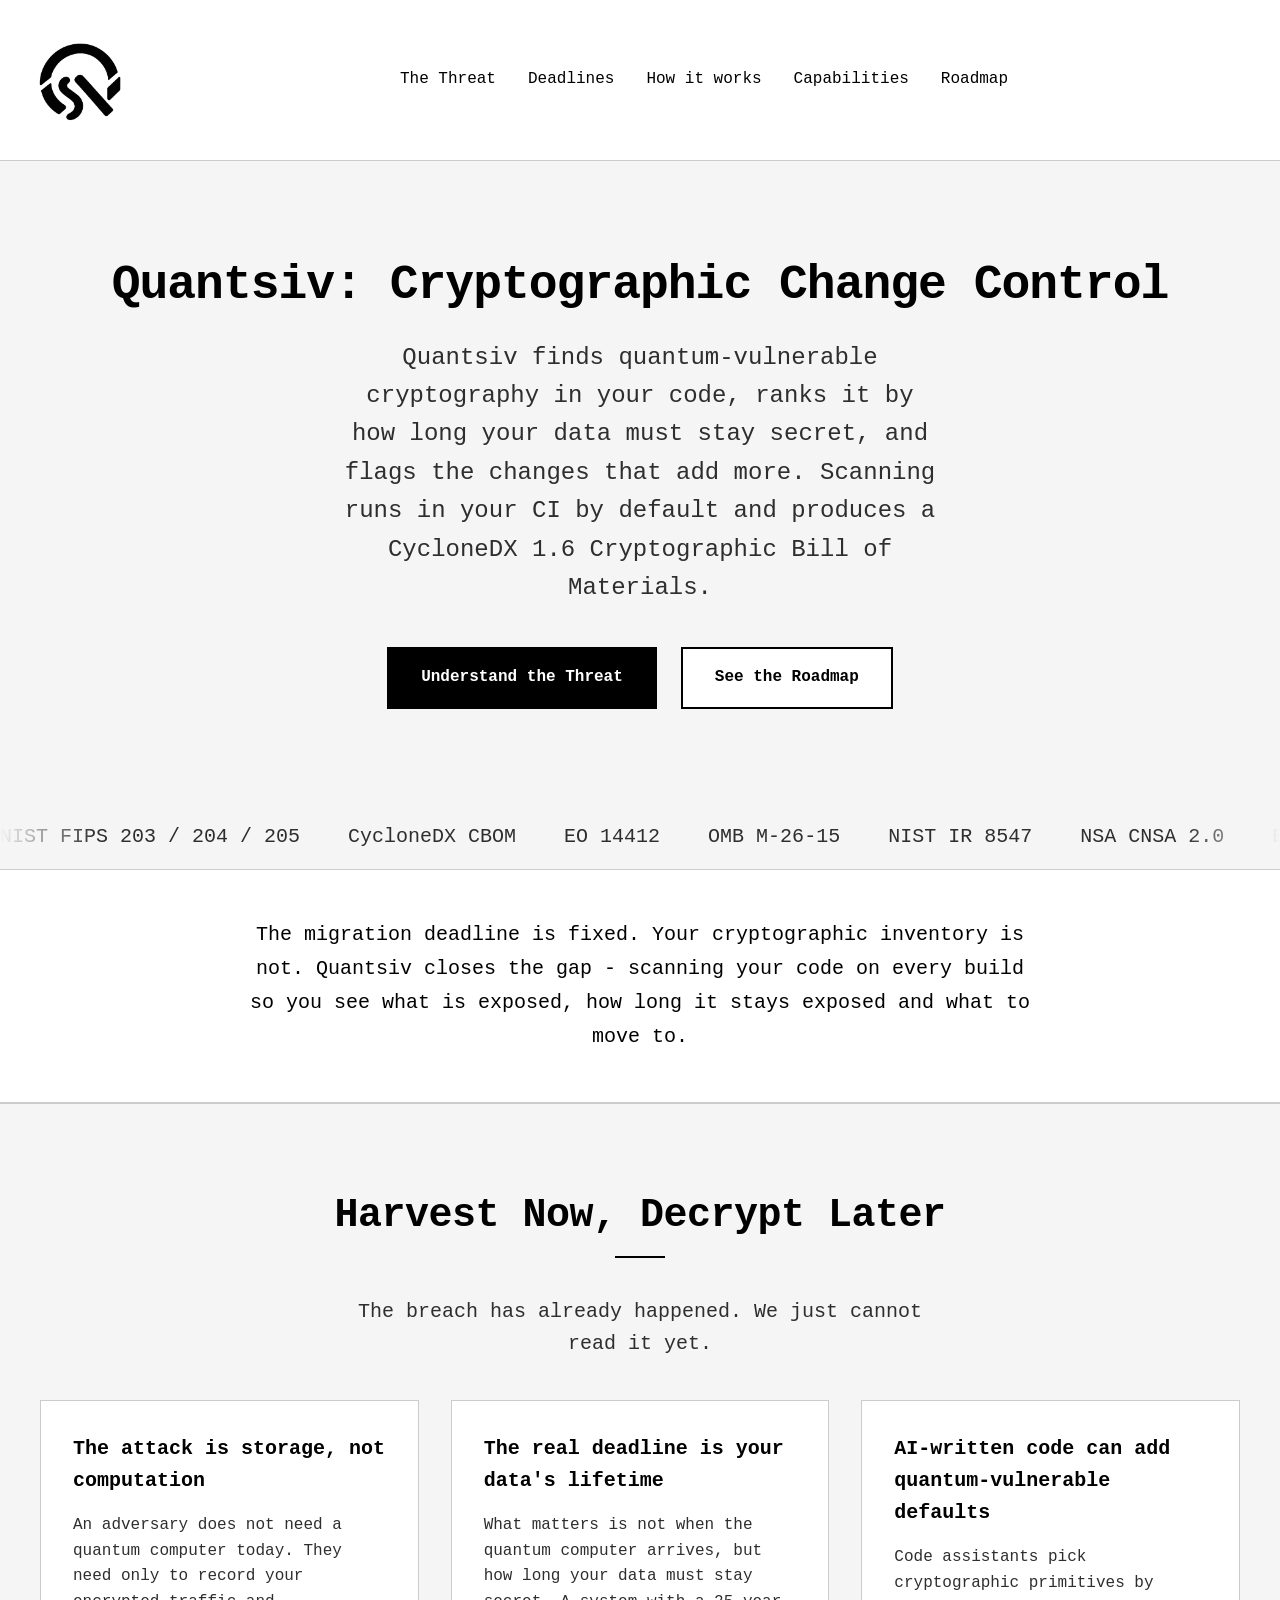
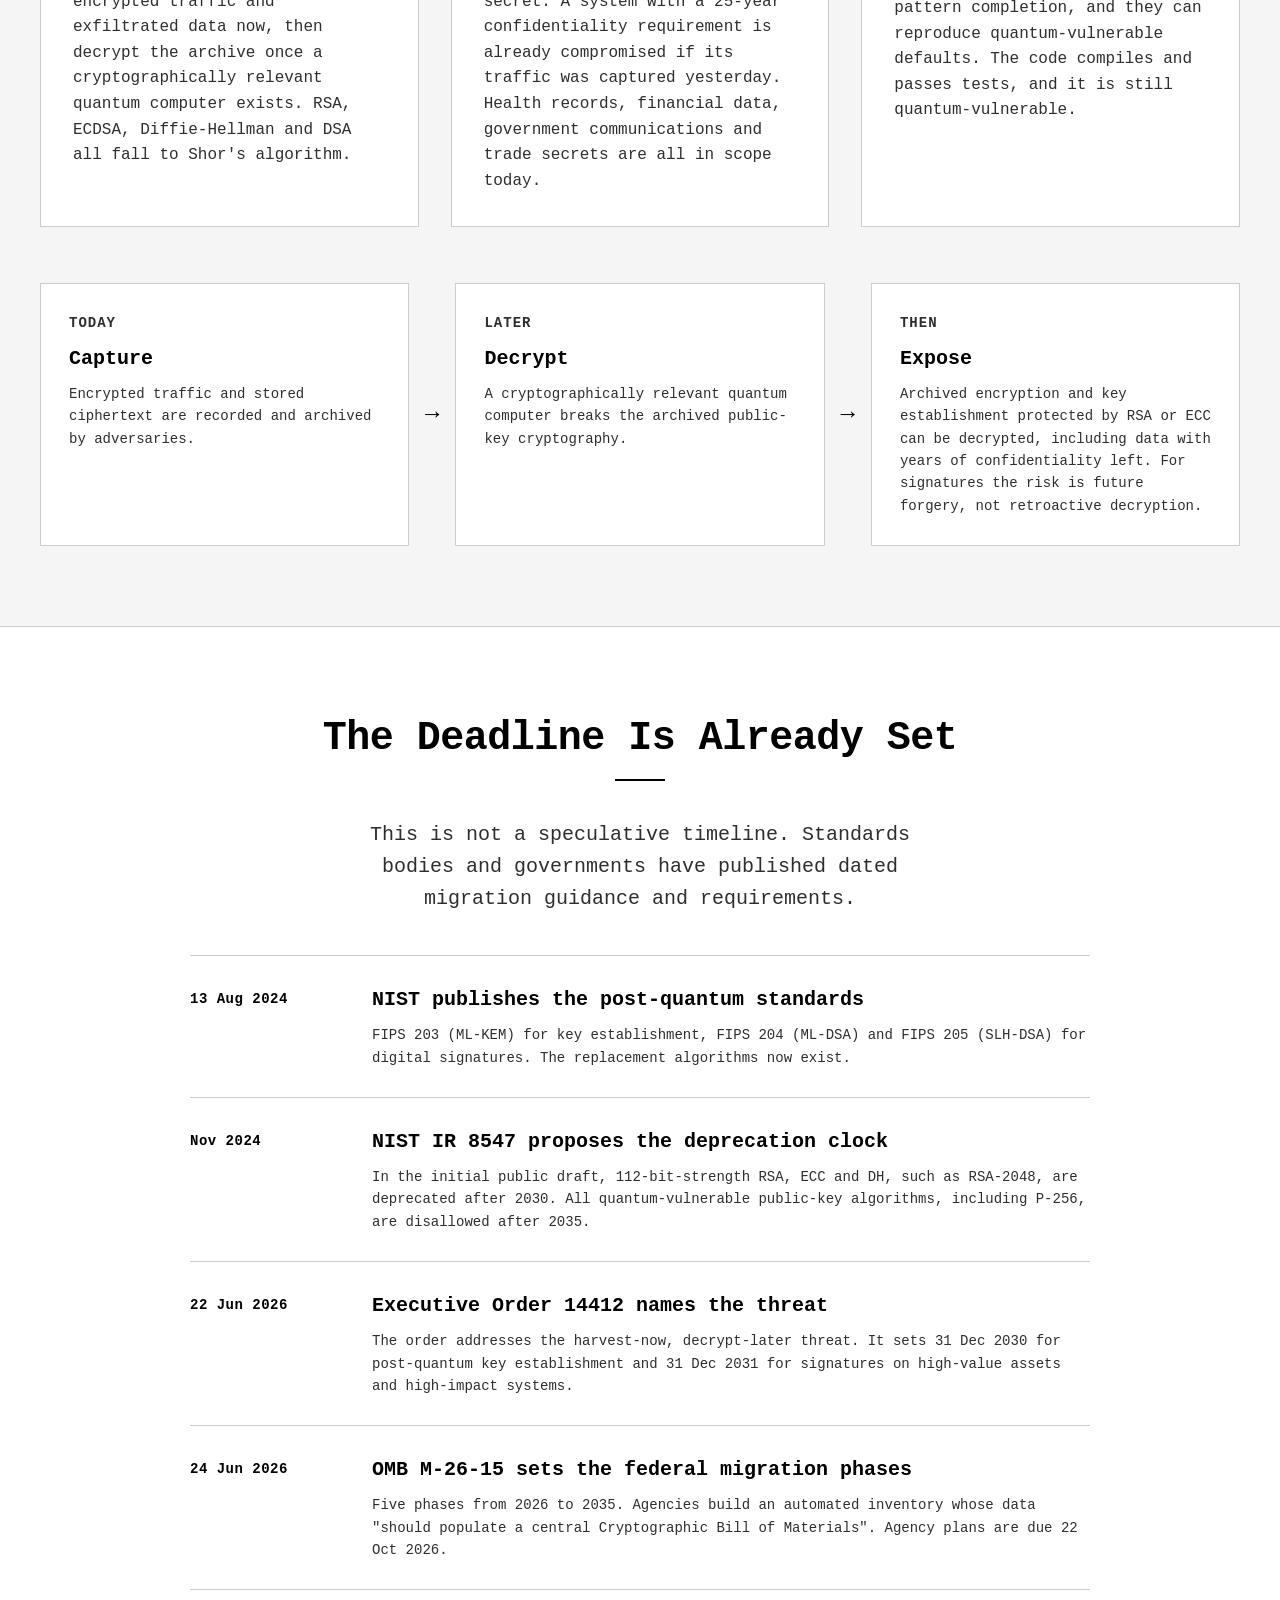
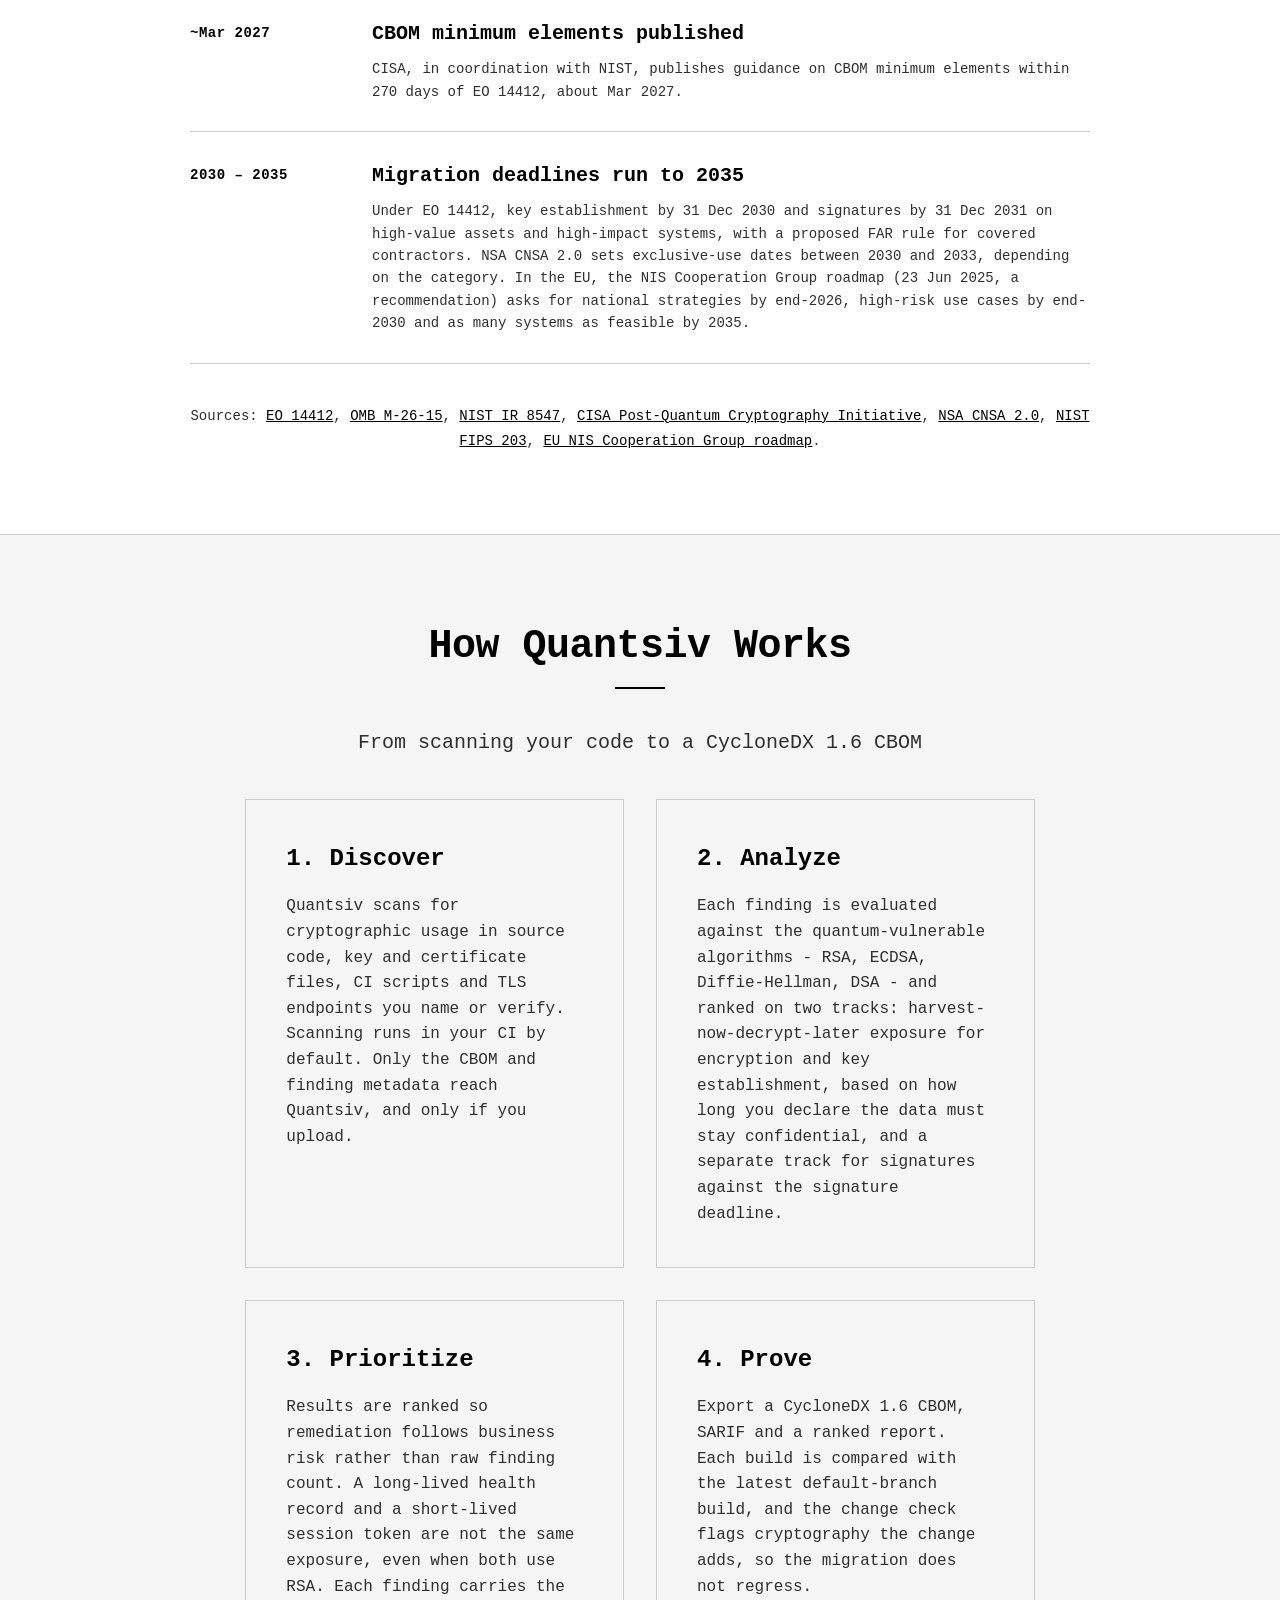
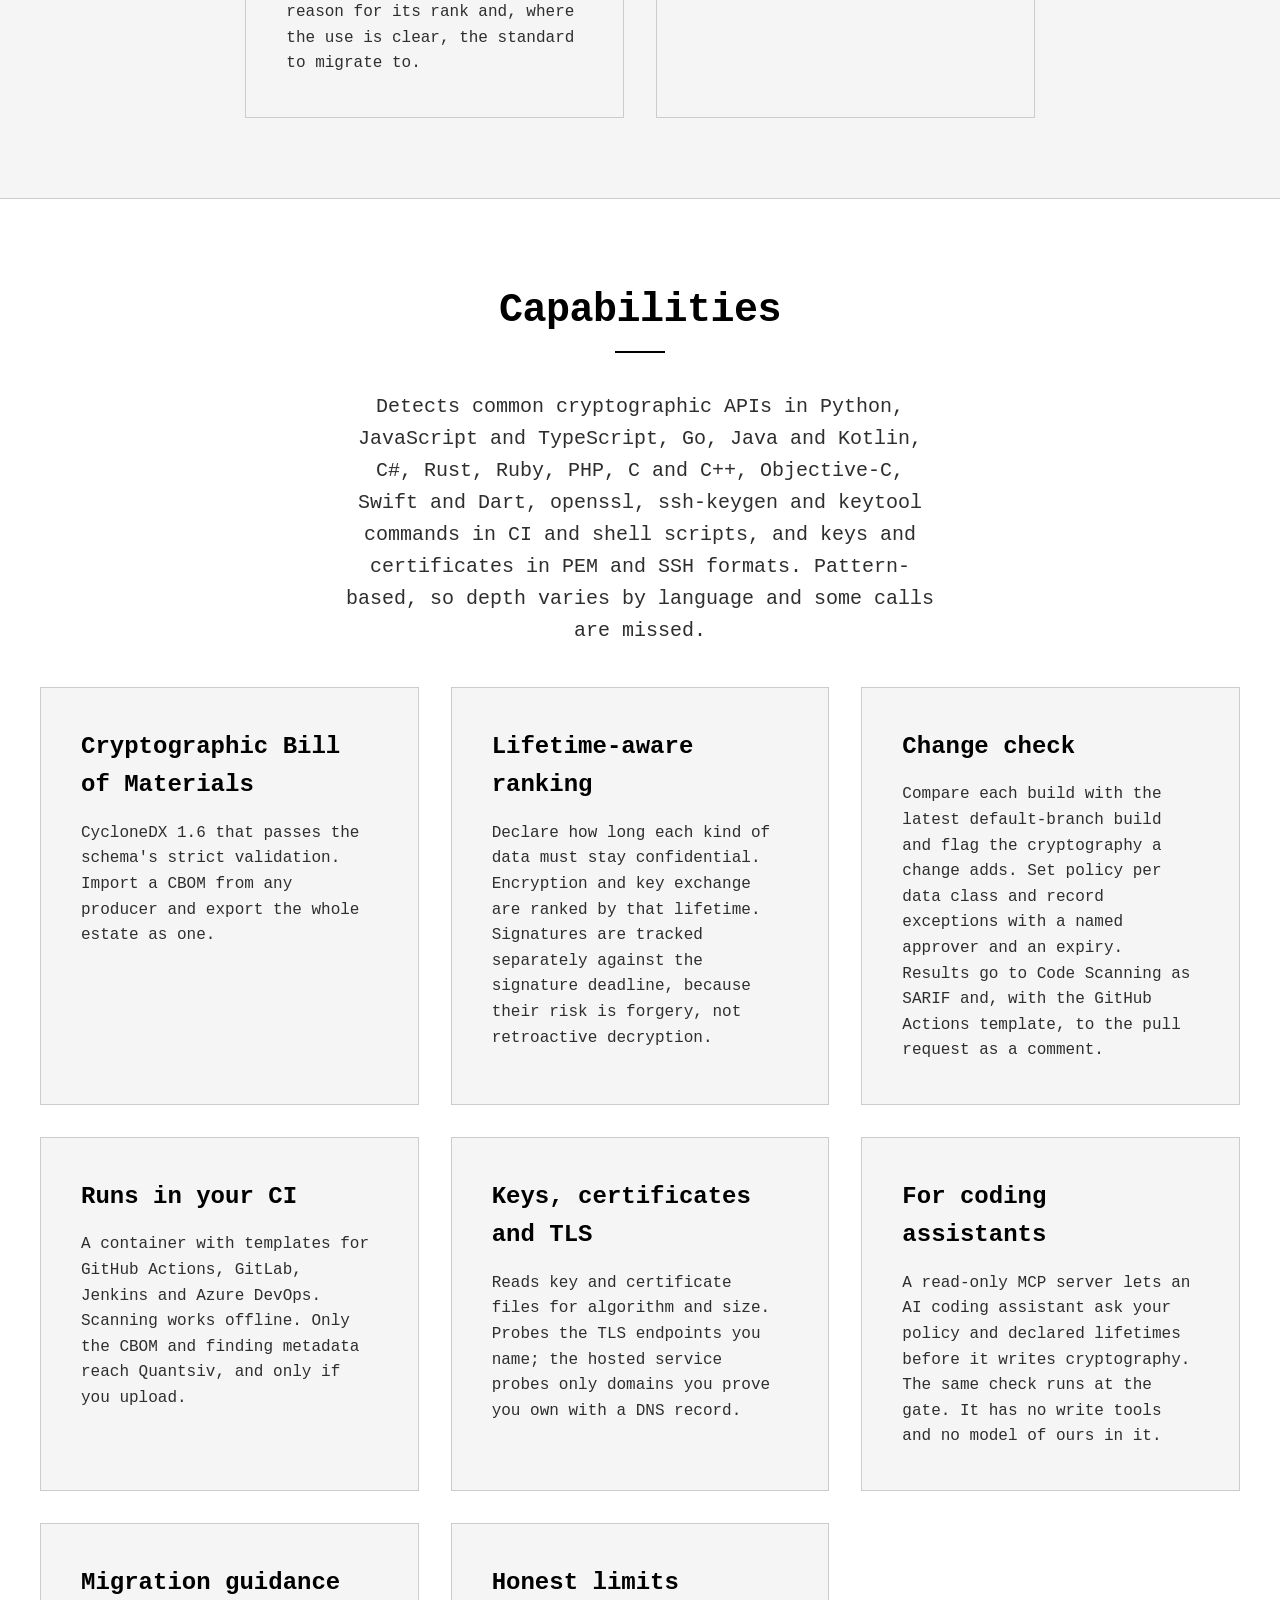
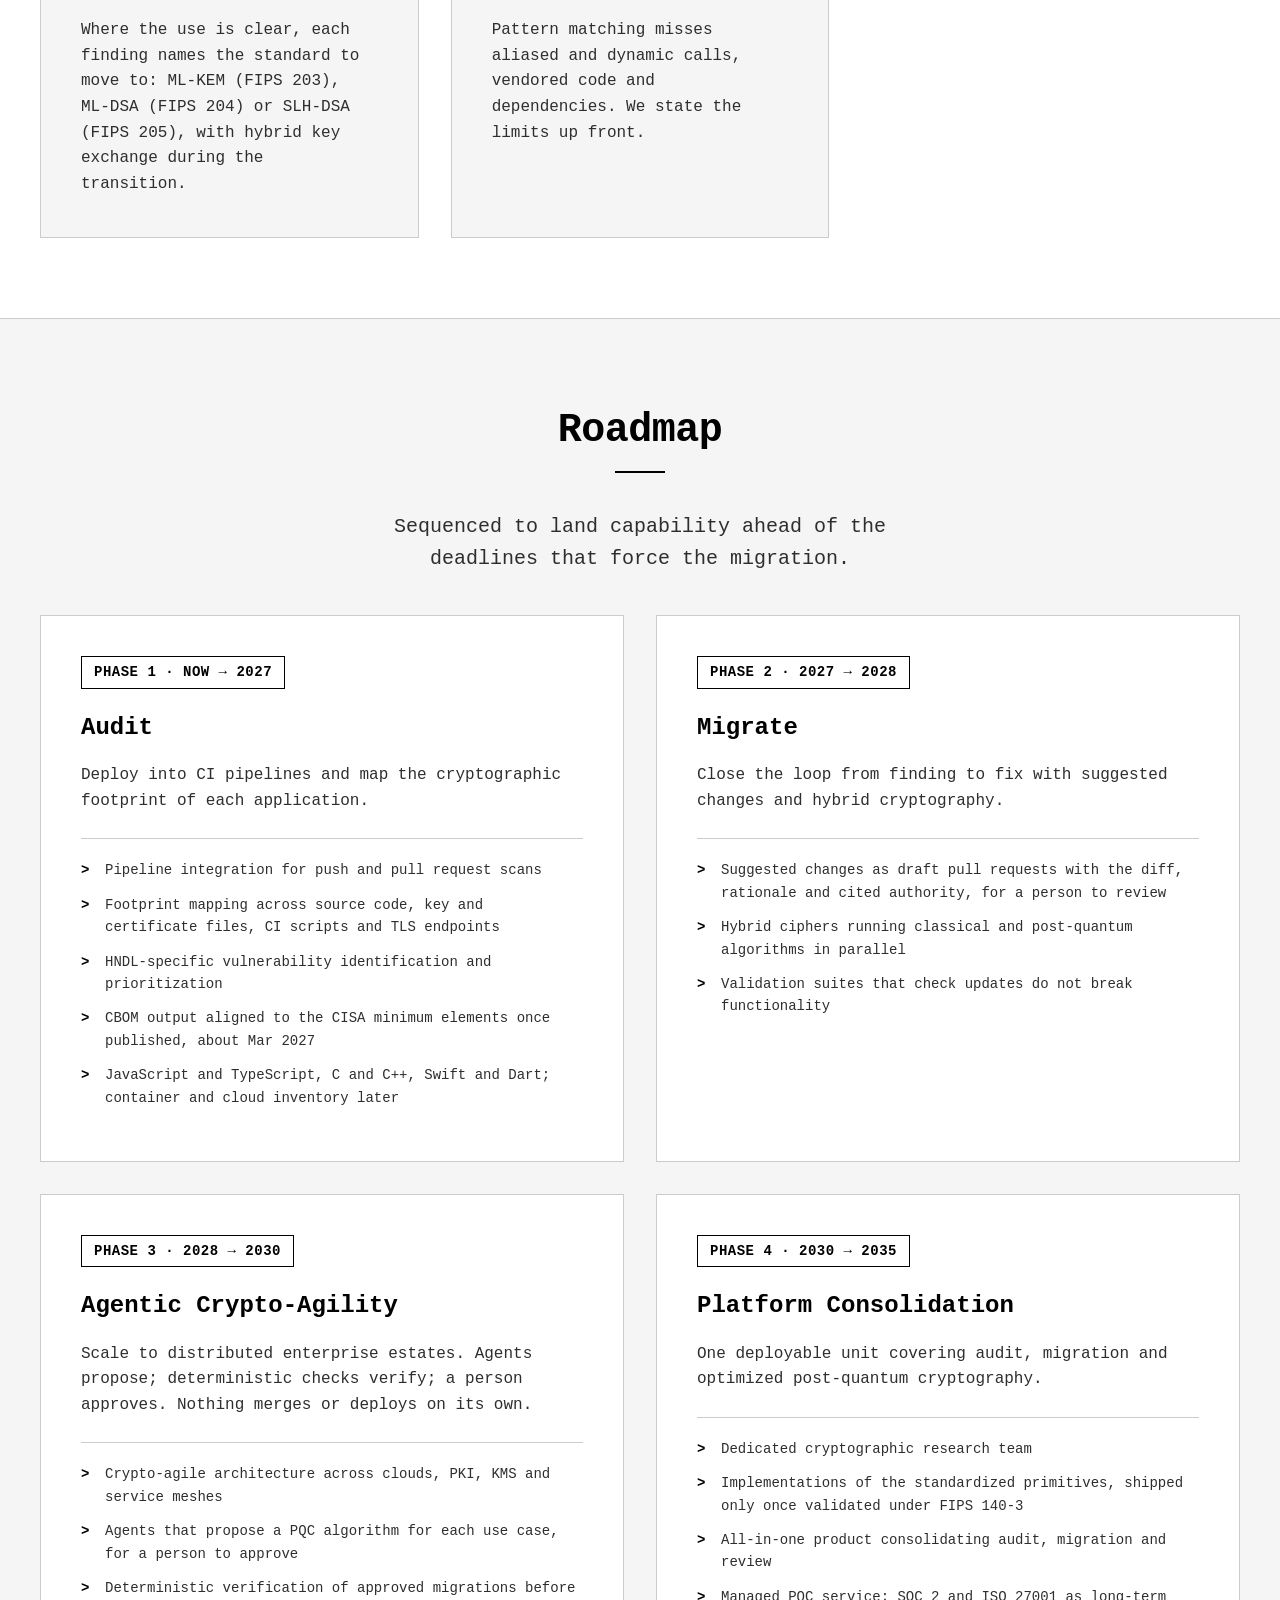
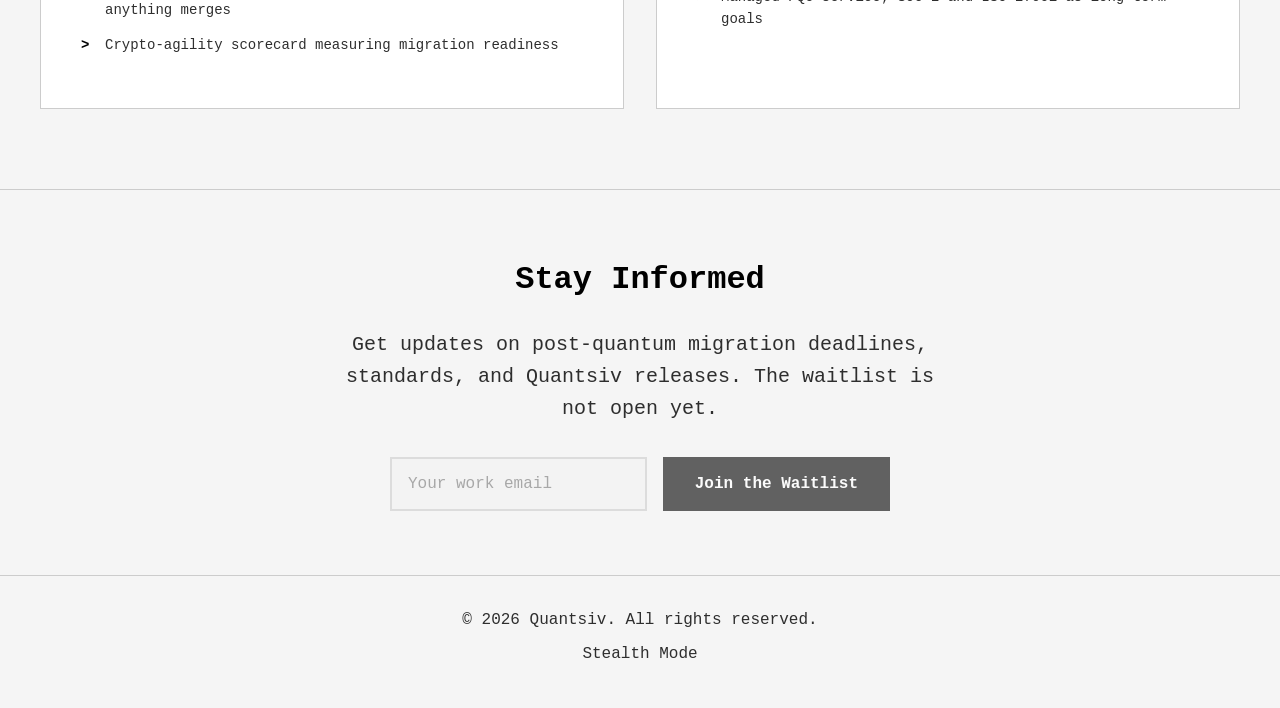
<file: index.html>
<!DOCTYPE html>
<html lang="en">
<head>
    <meta charset="UTF-8">
    <link rel="icon" href="assets/logo-symbol-black.png" type="image/png">
    <meta name="viewport" content="width=device-width, initial-scale=1.0">
    <meta name="description" content="Quantsiv finds quantum-vulnerable cryptography in your code, ranks it by how long your data must stay secret, and produces the Cryptographic Bill of Materials that US federal guidance (EO 14412, OMB M-26-15) is built around.">
    <title>Quantsiv - Cryptographic Change Control and CBOM Evidence</title>
    <link rel="stylesheet" href="style.css">
</head>
<body>
    <!-- Header with three-part layout -->
    <header class="site-header">
        <div class="brand-center"><img src="assets/logo-symbol-black.png" alt="Quantsiv Logo" class="logo"></div>
        <nav class="nav-center">
            <ul class="nav-list">
                <li><a href="#threat" class="nav-link">The Threat</a></li>
                <li><a href="#compliance" class="nav-link">Deadlines</a></li>
                <li><a href="#how-it-works" class="nav-link">How it works</a></li>
                <li><a href="#capabilities" class="nav-link">Capabilities</a></li>
                <li><a href="#roadmap" class="nav-link">Roadmap</a></li>
            </ul>
        </nav>
    </header>

    <!-- Hero section update-->
    <section class="hero">
        <h1>Quantsiv: Cryptographic Change Control</h1>
        <p class="hero-subheading">Quantsiv finds quantum-vulnerable cryptography in your code, ranks it by how long your data must stay secret, and flags the changes that add more. Scanning runs in your CI by default and produces a CycloneDX 1.6 Cryptographic Bill of Materials.</p>
        <div class="hero-buttons">
            <a href="#threat" class="cta-primary">Understand the Threat</a>
            <a href="#roadmap" class="cta-secondary">See the Roadmap</a>
        </div>
    </section>

    <!-- Standards and frameworks alignment banner -->
    <section class="supported-banner" aria-label="Standards and frameworks Quantsiv aligns to">
        <div class="banner-track">
            <!-- Two identical halves. The track slides by exactly one half (-50%),
                 so the loop is seamless. Each half repeats the list four
                 times (~8,000px) so the track always outruns the viewport, even
                 on an ultra-wide monitor at low browser zoom - if a half were
                 narrower than the banner, a blank gap would travel through it.
                 The second half is decorative. -->
            <div class="banner-group">
                <span class="banner-item">NIST FIPS 203 / 204 / 205</span>
                <span class="banner-item">CycloneDX CBOM</span>
                <span class="banner-item">EO 14412</span>
                <span class="banner-item">OMB M-26-15</span>
                <span class="banner-item">NIST IR 8547</span>
                <span class="banner-item">NSA CNSA 2.0</span>
                <span class="banner-item">EU NIS Cooperation Group Roadmap</span>
                <span class="banner-item">NIST FIPS 203 / 204 / 205</span>
                <span class="banner-item">CycloneDX CBOM</span>
                <span class="banner-item">EO 14412</span>
                <span class="banner-item">OMB M-26-15</span>
                <span class="banner-item">NIST IR 8547</span>
                <span class="banner-item">NSA CNSA 2.0</span>
                <span class="banner-item">EU NIS Cooperation Group Roadmap</span>
                <span class="banner-item">NIST FIPS 203 / 204 / 205</span>
                <span class="banner-item">CycloneDX CBOM</span>
                <span class="banner-item">EO 14412</span>
                <span class="banner-item">OMB M-26-15</span>
                <span class="banner-item">NIST IR 8547</span>
                <span class="banner-item">NSA CNSA 2.0</span>
                <span class="banner-item">EU NIS Cooperation Group Roadmap</span>
                <span class="banner-item">NIST FIPS 203 / 204 / 205</span>
                <span class="banner-item">CycloneDX CBOM</span>
                <span class="banner-item">EO 14412</span>
                <span class="banner-item">OMB M-26-15</span>
                <span class="banner-item">NIST IR 8547</span>
                <span class="banner-item">NSA CNSA 2.0</span>
                <span class="banner-item">EU NIS Cooperation Group Roadmap</span>
            </div>
            <div class="banner-group" aria-hidden="true">
                <span class="banner-item">NIST FIPS 203 / 204 / 205</span>
                <span class="banner-item">CycloneDX CBOM</span>
                <span class="banner-item">EO 14412</span>
                <span class="banner-item">OMB M-26-15</span>
                <span class="banner-item">NIST IR 8547</span>
                <span class="banner-item">NSA CNSA 2.0</span>
                <span class="banner-item">EU NIS Cooperation Group Roadmap</span>
                <span class="banner-item">NIST FIPS 203 / 204 / 205</span>
                <span class="banner-item">CycloneDX CBOM</span>
                <span class="banner-item">EO 14412</span>
                <span class="banner-item">OMB M-26-15</span>
                <span class="banner-item">NIST IR 8547</span>
                <span class="banner-item">NSA CNSA 2.0</span>
                <span class="banner-item">EU NIS Cooperation Group Roadmap</span>
                <span class="banner-item">NIST FIPS 203 / 204 / 205</span>
                <span class="banner-item">CycloneDX CBOM</span>
                <span class="banner-item">EO 14412</span>
                <span class="banner-item">OMB M-26-15</span>
                <span class="banner-item">NIST IR 8547</span>
                <span class="banner-item">NSA CNSA 2.0</span>
                <span class="banner-item">EU NIS Cooperation Group Roadmap</span>
                <span class="banner-item">NIST FIPS 203 / 204 / 205</span>
                <span class="banner-item">CycloneDX CBOM</span>
                <span class="banner-item">EO 14412</span>
                <span class="banner-item">OMB M-26-15</span>
                <span class="banner-item">NIST IR 8547</span>
                <span class="banner-item">NSA CNSA 2.0</span>
                <span class="banner-item">EU NIS Cooperation Group Roadmap</span>
            </div>
        </div>
    </section>

    <!-- Security statement -->
    <section class="security-statement">
        <p>The migration deadline is fixed. Your cryptographic inventory is not. Quantsiv closes the gap - scanning your code on every build so you see what is exposed, how long it stays exposed and what to move to.</p>
    </section>

    <!-- The Threat section -->
    <section id="threat" class="section section-alt">
        <h2>Harvest Now, Decrypt Later</h2>
        <p class="section-subheading">The breach has already happened. We just cannot read it yet.</p>

        <div class="threat-grid">
            <div class="threat-card">
                <h3>The attack is storage, not computation</h3>
                <p>An adversary does not need a quantum computer today. They need only to record your encrypted traffic and exfiltrated data now, then decrypt the archive once a cryptographically relevant quantum computer exists. RSA, ECDSA, Diffie-Hellman and DSA all fall to Shor's algorithm.</p>
            </div>
            <div class="threat-card">
                <h3>The real deadline is your data's lifetime</h3>
                <p>What matters is not when the quantum computer arrives, but how long your data must stay secret. A system with a 25-year confidentiality requirement is already compromised if its traffic was captured yesterday. Health records, financial data, government communications and trade secrets are all in scope today.</p>
            </div>
            <div class="threat-card">
                <h3>AI-written code can add quantum-vulnerable defaults</h3>
                <p>Code assistants pick cryptographic primitives by pattern completion, and they can reproduce quantum-vulnerable defaults. The code compiles and passes tests, and it is still quantum-vulnerable.</p>
            </div>
        </div>

        <div class="hndl-timeline">
            <div class="hndl-step">
                <span class="hndl-year">Today</span>
                <h4>Capture</h4>
                <p>Encrypted traffic and stored ciphertext are recorded and archived by adversaries.</p>
            </div>
            <div class="hndl-arrow" aria-hidden="true">&rarr;</div>
            <div class="hndl-step">
                <span class="hndl-year">Later</span>
                <h4>Decrypt</h4>
                <p>A cryptographically relevant quantum computer breaks the archived public-key cryptography.</p>
            </div>
            <div class="hndl-arrow" aria-hidden="true">&rarr;</div>
            <div class="hndl-step">
                <span class="hndl-year">Then</span>
                <h4>Expose</h4>
                <p>Archived encryption and key establishment protected by RSA or ECC can be decrypted, including data with years of confidentiality left. For signatures the risk is future forgery, not retroactive decryption.</p>
            </div>
        </div>
    </section>

    <!-- Regulatory section -->
    <section id="compliance" class="section">
        <h2>The Deadline Is Already Set</h2>
        <p class="section-subheading">This is not a speculative timeline. Standards bodies and governments have published dated migration guidance and requirements.</p>

        <ol class="reg-timeline">
            <li class="reg-item">
                <span class="reg-date">13 Aug 2024</span>
                <div class="reg-body">
                    <h4>NIST publishes the post-quantum standards</h4>
                    <p>FIPS 203 (ML-KEM) for key establishment, FIPS 204 (ML-DSA) and FIPS 205 (SLH-DSA) for digital signatures. The replacement algorithms now exist.</p>
                </div>
            </li>
            <li class="reg-item">
                <span class="reg-date">Nov 2024</span>
                <div class="reg-body">
                    <h4>NIST IR 8547 proposes the deprecation clock</h4>
                    <p>In the initial public draft, 112-bit-strength RSA, ECC and DH, such as RSA-2048, are deprecated after 2030. All quantum-vulnerable public-key algorithms, including P-256, are disallowed after 2035.</p>
                </div>
            </li>
            <li class="reg-item">
                <span class="reg-date">22 Jun 2026</span>
                <div class="reg-body">
                    <h4>Executive Order 14412 names the threat</h4>
                    <p>The order addresses the harvest-now, decrypt-later threat. It sets 31 Dec 2030 for post-quantum key establishment and 31 Dec 2031 for signatures on high-value assets and high-impact systems.</p>
                </div>
            </li>
            <li class="reg-item">
                <span class="reg-date">24 Jun 2026</span>
                <div class="reg-body">
                    <h4>OMB M-26-15 sets the federal migration phases</h4>
                    <p>Five phases from 2026 to 2035. Agencies build an automated inventory whose data "should populate a central Cryptographic Bill of Materials". Agency plans are due 22 Oct 2026.</p>
                </div>
            </li>
            <li class="reg-item">
                <span class="reg-date">~Mar 2027</span>
                <div class="reg-body">
                    <h4>CBOM minimum elements published</h4>
                    <p>CISA, in coordination with NIST, publishes guidance on CBOM minimum elements within 270 days of EO 14412, about Mar 2027.</p>
                </div>
            </li>
            <li class="reg-item">
                <span class="reg-date">2030 &ndash; 2035</span>
                <div class="reg-body">
                    <h4>Migration deadlines run to 2035</h4>
                    <p>Under EO 14412, key establishment by 31 Dec 2030 and signatures by 31 Dec 2031 on high-value assets and high-impact systems, with a proposed FAR rule for covered contractors. NSA CNSA 2.0 sets exclusive-use dates between 2030 and 2033, depending on the category. In the EU, the NIS Cooperation Group roadmap (23 Jun 2025, a recommendation) asks for national strategies by end-2026, high-risk use cases by end-2030 and as many systems as feasible by 2035.</p>
                </div>
            </li>
        </ol>

        <p class="sources">
            Sources:
            <a href="https://www.whitehouse.gov/presidential-actions/2026/06/securing-the-nation-against-advanced-cryptographic-attacks/" target="_blank" rel="noopener">EO 14412</a>,
            <a href="https://www.whitehouse.gov/wp-content/uploads/2026/06/M-26-15-Execution-of-the-Migration-to-Post-Quantum-Cryptography.pdf" target="_blank" rel="noopener">OMB M-26-15</a>,
            <a href="https://nvlpubs.nist.gov/nistpubs/ir/2024/NIST.IR.8547.ipd.pdf" target="_blank" rel="noopener">NIST IR 8547</a>,
            <a href="https://www.cisa.gov/topics/risk-management/quantum" target="_blank" rel="noopener">CISA Post-Quantum Cryptography Initiative</a>,
            <a href="https://www.nsa.gov/Cybersecurity/Post-Quantum-Cybersecurity-Resources/" target="_blank" rel="noopener">NSA CNSA 2.0</a>,
            <a href="https://csrc.nist.gov/pubs/fips/203/final" target="_blank" rel="noopener">NIST FIPS 203</a>,
            <a href="https://digital-strategy.ec.europa.eu/en/library/coordinated-implementation-roadmap-transition-post-quantum-cryptography" target="_blank" rel="noopener">EU NIS Cooperation Group roadmap</a>.
        </p>
    </section>

    <!-- How it works section -->
    <section id="how-it-works" class="section section-alt">
        <h2>How Quantsiv Works</h2>
        <p class="section-subheading">From scanning your code to a CycloneDX 1.6 CBOM</p>
        <div class="process-steps">
            <div class="step">
                <h3>1. Discover</h3>
                <p>Quantsiv scans for cryptographic usage in source code, key and certificate files, CI scripts and TLS endpoints you name or verify. Scanning runs in your CI by default. Only the CBOM and finding metadata reach Quantsiv, and only if you upload.</p>
            </div>
            <div class="step">
                <h3>2. Analyze</h3>
                <p>Each finding is evaluated against the quantum-vulnerable algorithms - RSA, ECDSA, Diffie-Hellman, DSA - and ranked on two tracks: harvest-now-decrypt-later exposure for encryption and key establishment, based on how long you declare the data must stay confidential, and a separate track for signatures against the signature deadline.</p>
            </div>
            <div class="step">
                <h3>3. Prioritize</h3>
                <p>Results are ranked so remediation follows business risk rather than raw finding count. A long-lived health record and a short-lived session token are not the same exposure, even when both use RSA. Each finding carries the reason for its rank and, where the use is clear, the standard to migrate to.</p>
            </div>
            <div class="step">
                <h3>4. Prove</h3>
                <p>Export a CycloneDX 1.6 CBOM, SARIF and a ranked report. Each build is compared with the latest default-branch build, and the change check flags cryptography the change adds, so the migration does not regress.</p>
            </div>
        </div>

        <div class="process-footer">
            <p class="process-note"></p>
        </div>
    </section>

    <!-- Capabilities section -->
    <section id="capabilities" class="section">
        <h2>Capabilities</h2>
        <p class="section-subheading">Detects common cryptographic APIs in Python, JavaScript and TypeScript, Go, Java and Kotlin, C#, Rust, Ruby, PHP, C and C++, Objective-C, Swift and Dart, openssl, ssh-keygen and keytool commands in CI and shell scripts, and keys and certificates in PEM and SSH formats. Pattern-based, so depth varies by language and some calls are missed.</p>
        <div class="capabilities-grid">
            <div class="capability-item">
                <h3>Cryptographic Bill of Materials</h3>
                <p>CycloneDX 1.6 that passes the schema's strict validation. Import a CBOM from any producer and export the whole estate as one.</p>
            </div>
            <div class="capability-item">
                <h3>Lifetime-aware ranking</h3>
                <p>Declare how long each kind of data must stay confidential. Encryption and key exchange are ranked by that lifetime. Signatures are tracked separately against the signature deadline, because their risk is forgery, not retroactive decryption.</p>
            </div>
            <div class="capability-item">
                <h3>Change check</h3>
                <p>Compare each build with the latest default-branch build and flag the cryptography a change adds. Set policy per data class and record exceptions with a named approver and an expiry. Results go to Code Scanning as SARIF and, with the GitHub Actions template, to the pull request as a comment.</p>
            </div>
            <div class="capability-item">
                <h3>Runs in your CI</h3>
                <p>A container with templates for GitHub Actions, GitLab, Jenkins and Azure DevOps. Scanning works offline. Only the CBOM and finding metadata reach Quantsiv, and only if you upload.</p>
            </div>
            <div class="capability-item">
                <h3>Keys, certificates and TLS</h3>
                <p>Reads key and certificate files for algorithm and size. Probes the TLS endpoints you name; the hosted service probes only domains you prove you own with a DNS record.</p>
            </div>
            <div class="capability-item">
                <h3>For coding assistants</h3>
                <p>A read-only MCP server lets an AI coding assistant ask your policy and declared lifetimes before it writes cryptography. The same check runs at the gate. It has no write tools and no model of ours in it.</p>
            </div>
            <div class="capability-item">
                <h3>Migration guidance</h3>
                <p>Where the use is clear, each finding names the standard to move to: ML-KEM (FIPS 203), ML-DSA (FIPS 204) or SLH-DSA (FIPS 205), with hybrid key exchange during the transition.</p>
            </div>
            <div class="capability-item">
                <h3>Honest limits</h3>
                <p>Pattern matching misses aliased and dynamic calls, vendored code and dependencies. We state the limits up front.</p>
            </div>
        </div>
    </section>

    <!-- Roadmap section -->
    <section id="roadmap" class="section section-alt">
        <h2>Roadmap</h2>
        <p class="section-subheading">Sequenced to land capability ahead of the deadlines that force the migration.</p>

        <div class="roadmap-grid">
            <article class="roadmap-phase">
                <span class="phase-tag">Phase 1 &middot; Now &rarr; 2027</span>
                <h3>Audit</h3>
                <p>Deploy into CI pipelines and map the cryptographic footprint of each application.</p>
                <ul class="phase-list">
                    <li>Pipeline integration for push and pull request scans</li>
                    <li>Footprint mapping across source code, key and certificate files, CI scripts and TLS endpoints</li>
                    <li>HNDL-specific vulnerability identification and prioritization</li>
                    <li>CBOM output aligned to the CISA minimum elements once published, about Mar 2027</li>
                    <li>JavaScript and TypeScript, C and C++, Swift and Dart; container and cloud inventory later</li>
                </ul>
            </article>

            <article class="roadmap-phase">
                <span class="phase-tag">Phase 2 &middot; 2027 &rarr; 2028</span>
                <h3>Migrate</h3>
                <p>Close the loop from finding to fix with suggested changes and hybrid cryptography.</p>
                <ul class="phase-list">
                    <li>Suggested changes as draft pull requests with the diff, rationale and cited authority, for a person to review</li>
                    <li>Hybrid ciphers running classical and post-quantum algorithms in parallel</li>
                    <li>Validation suites that check updates do not break functionality</li>
                </ul>
            </article>

            <article class="roadmap-phase">
                <span class="phase-tag">Phase 3 &middot; 2028 &rarr; 2030</span>
                <h3>Agentic Crypto-Agility</h3>
                <p>Scale to distributed enterprise estates. Agents propose; deterministic checks verify; a person approves. Nothing merges or deploys on its own.</p>
                <ul class="phase-list">
                    <li>Crypto-agile architecture across clouds, PKI, KMS and service meshes</li>
                    <li>Agents that propose a PQC algorithm for each use case, for a person to approve</li>
                    <li>Deterministic verification of approved migrations before anything merges</li>
                    <li>Crypto-agility scorecard measuring migration readiness</li>
                </ul>
            </article>

            <article class="roadmap-phase">
                <span class="phase-tag">Phase 4 &middot; 2030 &rarr; 2035</span>
                <h3>Platform Consolidation</h3>
                <p>One deployable unit covering audit, migration and optimized post-quantum cryptography.</p>
                <ul class="phase-list">
                    <li>Dedicated cryptographic research team</li>
                    <li>Implementations of the standardized primitives, shipped only once validated under FIPS 140-3</li>
                    <li>All-in-one product consolidating audit, migration and review</li>
                    <li>Managed PQC service; SOC 2 and ISO 27001 as long-term goals</li>
                </ul>
            </article>
        </div>
    </section>

    <!-- Newsletter section -->
    <section class="newsletter">
        <h2>Stay Informed</h2>
        <p>Get updates on post-quantum migration deadlines, standards, and Quantsiv releases. The waitlist is not open yet.</p>
        <form id="contact-form">
            <input type="email" placeholder="Your work email" aria-label="Your work email" required disabled>
            <div id="form-message" class="form-message" style="display: none; margin-top: 0.5rem; min-height: 2rem;"></div>
            <button type="submit" disabled>Join the Waitlist</button>
        </form>
    </section>

    <!-- Footer -->
    <footer>
        <div>&copy; 2026 Quantsiv. All rights reserved.</div>
        <div>Stealth Mode</div>
    </footer>

    <script src="script.js"></script>
</body>
</html>
</file>
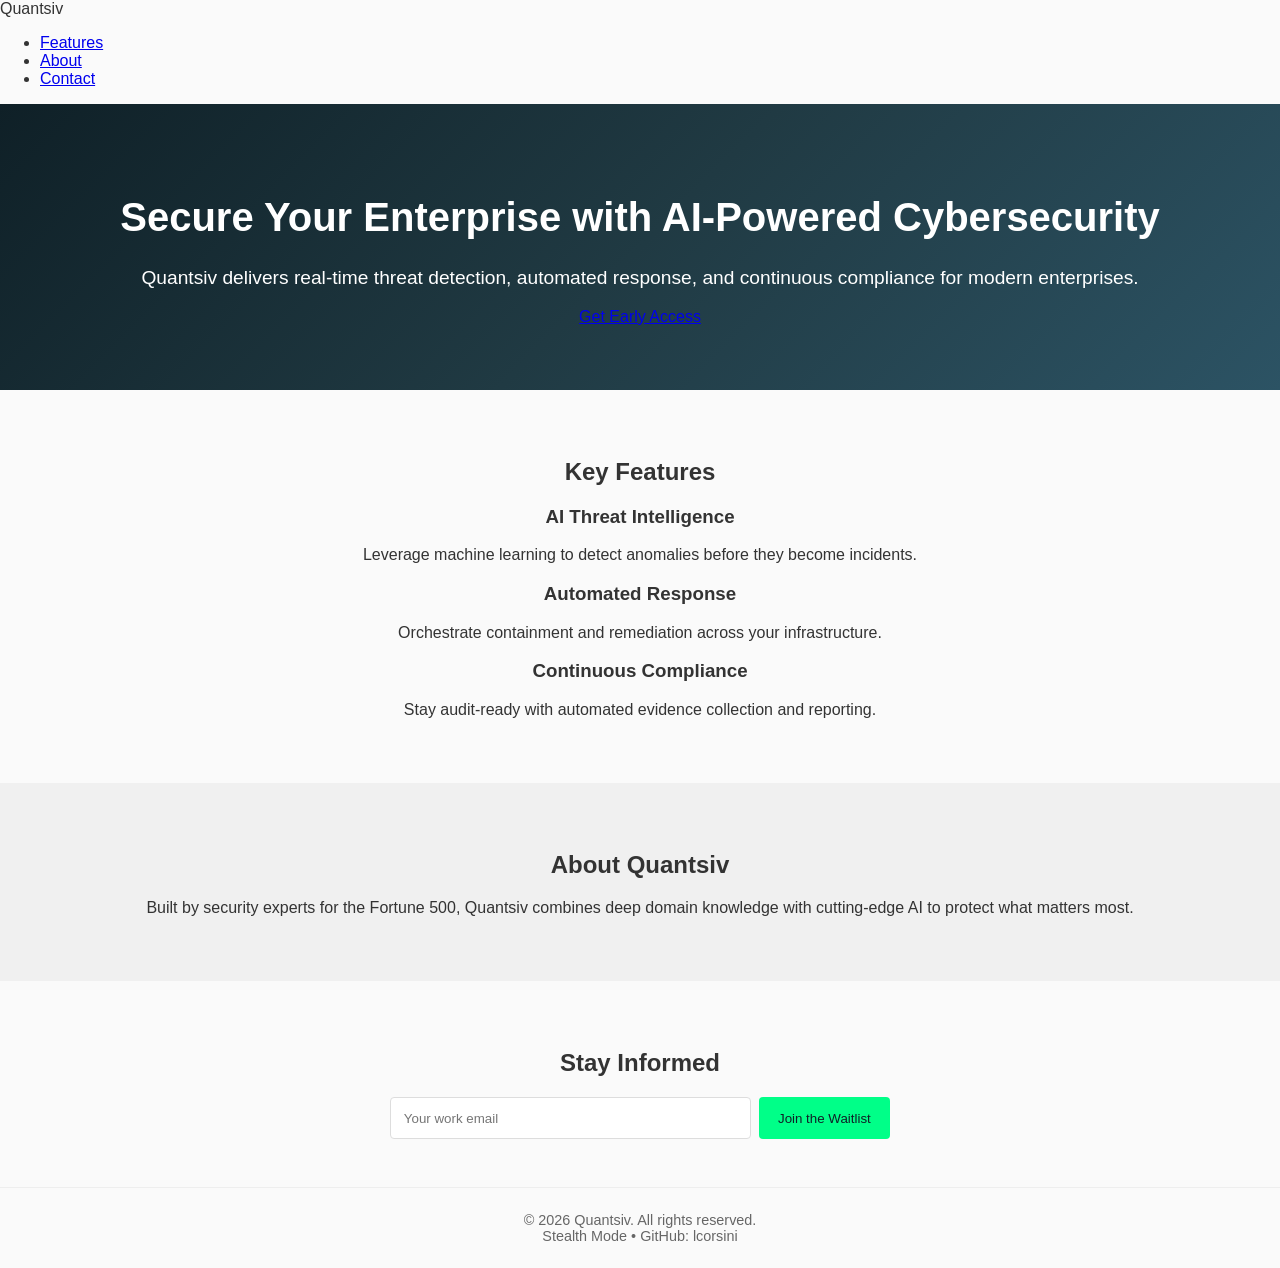
<file: quantsiv-landing/index.html>
<!DOCTYPE html>
<html lang="en">
<head>
    <meta charset="UTF-8">
    <meta name="viewport" content="width=device-width, initial-scale=1.0">
    <title>Quantsiv – Enterprise Cybersecurity Platform</title>
    <link rel="stylesheet" href="style.css">
</head>
<body>
    <div class="hero">
        <nav>
            <div class="logo">Quantsiv</div>
            <ul class="nav-links">
                <li><a href="#features">Features</a></li>
                <li><a href="#about">About</a></li>
                <li><a href="#contact">Contact</a></li>
            </ul>
        </nav>
        <header>
            <h1>Secure Your Enterprise with AI‑Powered Cybersecurity</h1>
            <p>Quantsiv delivers real‑time threat detection, automated response, and continuous compliance for modern enterprises.</p>
            <a href="#get-started" class="cta-button">Get Early Access</a>
        </header>
    </div>

    <section id="features" class="section">
        <h2>Key Features</h2>
        <div class="features-grid">
            <div class="feature-card">
                <h3>AI Threat Intelligence</h3>
                <p>Leverage machine learning to detect anomalies before they become incidents.</p>
            </div>
            <div class="feature-card">
                <h3>Automated Response</h3>
                <p>Orchestrate containment and remediation across your infrastructure.</p>
            </div>
            <div class="feature-card">
                <h3>Continuous Compliance</h3>
                <p>Stay audit‑ready with automated evidence collection and reporting.</p>
            </div>
        </div>
    </section>

    <section id="about" class="section dark">
        <h2>About Quantsiv</h2>
        <p>Built by security experts for the Fortune 500, Quantsiv combines deep domain knowledge with cutting‑edge AI to protect what matters most.</p>
    </section>

    <section id="contact" class="section">
        <h2>Stay Informed</h2>
        <form id="contact-form">
            <input type="email" placeholder="Your work email" required>
            <button type="submit">Join the Waitlist</button>
        </form>
    </section>

    <footer>
        <div>© 2026 Quantsiv. All rights reserved.</div>
        <div>Stealth Mode • GitHub: lcorsini</div>
    </footer>

    <script src="script.js"></script>
</body>
</html>
</file>
<file: style.css>
/* Quantsiv Landing Page - Redesign */
:root {
    /* Black and White Color Scheme */
    --color-black: #000000;
    --color-white: #ffffff;
    --color-gray-light: #f5f5f5;
    --color-gray-medium: #cccccc;
    --color-gray-dark: #2e2e2e;

    /* Typography */
    --font-primary: 'Courier New', Courier, monospace;
    --font-size-base: 1rem; /* Now relative to browser default */
    --font-size-sm: 0.875rem;
    --font-size-lg: 1.25rem;
    --font-size-xl: 1.5rem;
    --font-size-2xl: 2rem;
    --font-size-3xl: 2.5rem;
    --font-size-4xl: 3rem;

    /* Shared card grid (Features / How it works / Capabilities) */
    --grid-max: 1200px;
    --grid-gap: 2rem;
}

/* Base Styles */
* {
    margin: 0;
    padding: 0;
    box-sizing: border-box;
}

html {
    font-size: 100%; /* Respects browser's default font size */
}

body {
    font-size: 1rem; /* Uses browser's default size */
    font-family: var(--font-primary);
    background-color: var(--color-white);
    color: var(--color-black);
    line-height: 1.6;
}

body {
    font-family: var(--font-primary);
    font-size: var(--font-size-base);
    background-color: var(--color-white);
    color: var(--color-black);
    line-height: 1.6;
}

/* Header Layout */
.site-header {
    display: flex;
    justify-content: flex-start;
    align-items: center;
    padding: 2rem;
    border-bottom: 1px solid var(--color-gray-medium);
    gap: 2rem;
    flex-wrap: wrap;
}

.logo-left,
.brand-center,
.nav-right {
    display: flex;
    align-items: center;
}

.logo {
    height: 6rem;
    width: auto;
    display: inline-block;
}

.brand-center {
    flex-shrink: 0;
}

.nav-center {
    flex-grow: 1;
    text-align: center;
}

.nav-list {
    justify-content: center;
}

.logo-left {
    font-weight: bold;
    font-size: var(--font-size-xl);
    letter-spacing: -0.5px;
}

.brand-center {
    font-weight: bold;
    font-size: var(--font-size-2xl);
    letter-spacing: -1px;
    justify-content: center;
}

.nav-right {
    gap: 2rem;
}

.nav-list {
    display: flex;
    list-style: none;
    gap: 2rem;
}

.nav-link {
    text-decoration: none;
    color: var(--color-black);
    font-weight: 500;
    transition: opacity 0.3s ease;
    padding: 1rem 0;
    display: inline-block;
}

.nav-link:hover {
    opacity: 0.8;
}

/* Hero Section */
.hero {
    text-align: center;
    padding: 6rem 2rem;
    background-color: var(--color-gray-light);
}

.hero h1 {
    font-size: var(--font-size-4xl);
    margin-bottom: 1.5rem;
    letter-spacing: -1px;
    line-height: 1.2;
}

.hero-subheading {
    font-size: var(--font-size-xl);
    color: var(--color-gray-dark);
    margin-bottom: 2.5rem;
    max-width: 600px;
    margin-left: auto;
    margin-right: auto;
}

.hero-buttons {
    display: flex;
    gap: 1.5rem;
    justify-content: center;
    flex-wrap: wrap;
}

.cta-primary,
.cta-secondary {
    display: inline-block;
    padding: 1rem 2rem;
    border-radius: 0;
    text-decoration: none;
    font-weight: bold;
    transition: all 0.3s ease;
    border: 2px solid;
    cursor: pointer;
}

.cta-primary {
    background-color: var(--color-black);
    color: var(--color-white);
    border-color: var(--color-black);
}

.cta-primary:hover {
    background-color: var(--color-white);
    color: var(--color-black);
}

.cta-secondary {
    background-color: var(--color-white);
    color: var(--color-black);
    border-color: var(--color-black);
}

.cta-secondary:hover {
    background-color: var(--color-black);
    color: var(--color-white);
}

/* Supported Companies Banner */
.supported-banner {
    overflow: hidden;
    background-color: var(--color-gray-light);
    padding: 1rem 0;
    position: relative;
}

/* Two identical halves sit side by side; sliding the track by exactly half its
   width lands the second half where the first one started, so the loop has no
   visible jump. The trailing padding-right provides the gap between the halves
   and travels with them. Each half is far wider than any viewport, so the band
   is never left with a blank stretch. The duration is scaled to that longer
   track so the items still drift at a calm, readable pace. */
.banner-track {
    display: flex;
    width: max-content;
    animation: marquee 120s linear infinite;
}

.banner-group {
    display: flex;
    gap: 3rem;
    padding-right: 3rem;
    white-space: nowrap;
}

.banner-item {
    font-size: var(--font-size-lg);
    color: var(--color-gray-dark);
    white-space: nowrap;
}

@keyframes marquee {
    from {
        transform: translateX(0);
    }
    to {
        transform: translateX(-50%);
    }
}

/* Respect reduced motion preferences */
@media (prefers-reduced-motion: reduce) {
    .banner-track {
        animation: none;
    }
}

/* Fade the slider out at both edges on larger screens */
@media (min-width: 769px) {
    .supported-banner::before,
    .supported-banner::after {
        content: '';
        position: absolute;
        top: 0;
        bottom: 0;
        width: 6rem;
        z-index: 2;
        pointer-events: none;
    }

    .supported-banner::before {
        left: 0;
        background: linear-gradient(to right, var(--color-gray-light), rgba(245, 245, 245, 0));
    }

    .supported-banner::after {
        right: 0;
        background: linear-gradient(to left, var(--color-gray-light), rgba(245, 245, 245, 0));
    }
}

/* Security Statement */
.security-statement {
    text-align: center;
    padding: 3rem 2rem;
    background-color: var(--color-white);
    border-top: 1px solid var(--color-gray-medium);
    border-bottom: 1px solid var(--color-gray-medium);
}

.security-statement p {
    font-size: var(--font-size-lg);
    max-width: 800px;
    margin: 0 auto;
    line-height: 1.7;
    color: var(--color-black);
}

/* Sections */
.section {
    padding: 5rem 2rem;
    text-align: center;
}

.section h2 {
    font-size: var(--font-size-3xl);
    margin-bottom: 3rem;
    letter-spacing: -0.5px;
    position: relative;
    display: inline-block;
}

.section h2::after {
    content: '';
    position: absolute;
    bottom: -10px;
    left: 50%;
    transform: translateX(-50%);
    width: 50px;
    height: 2px;
    background-color: var(--color-black);
}

/* New subsection styling */
.section-subheading {
    font-size: var(--font-size-lg);
    color: var(--color-gray-dark);
    margin-bottom: 2.5rem;
    max-width: 600px;
    margin-left: auto;
    margin-right: auto;
}

/* Card grids - Features, How it works and Capabilities share one grid system */
.features-grid,
.capabilities-grid,
.process-steps {
    display: grid;
    gap: var(--grid-gap);
    max-width: var(--grid-max);
    margin: 0 auto;
}

.features-grid,
.capabilities-grid {
    grid-template-columns: repeat(3, 1fr);
}

/* 2x2: steps 1 + 2 on the top row, 3 + 4 on the bottom row.
   The container is narrowed so a 2-up cell ends up exactly as wide as a
   3-up cell in the sections above. */
.process-steps {
    grid-template-columns: repeat(2, 1fr);
    max-width: calc((var(--grid-max) - 2 * var(--grid-gap)) / 3 * 2 + var(--grid-gap));
}

/* Cards - identical box, padding and ease-out hover for all three sections */
.feature-card,
.step,
.capability-item {
    background-color: var(--color-gray-light);
    border: 1px solid var(--color-gray-medium);
    border-radius: 0;
    padding: 2.5rem;
    text-align: left;
    transition: transform 0.3s ease-out, box-shadow 0.3s ease-out;
}

.feature-card:hover,
.step:hover,
.capability-item:hover {
    transform: translateY(-5px);
    box-shadow: 0 10px 20px rgba(0, 0, 0, 0.1);
}

.feature-card h3,
.step h3,
.capability-item h3 {
    font-size: var(--font-size-xl);
    margin-bottom: 1rem;
    color: var(--color-black);
}

.feature-card p,
.step p,
.capability-item p {
    font-size: var(--font-size-base);
    color: var(--color-gray-dark);
    line-height: 1.6;
}

/* Newsletter Section */
.newsletter {
    text-align: center;
    padding: 4rem 2rem;
    background-color: var(--color-gray-light);
}

.newsletter h2 {
    font-size: var(--font-size-2xl);
    margin-bottom: 1.5rem;
}

.newsletter p {
    font-size: var(--font-size-lg);
    color: var(--color-gray-dark);
    margin-bottom: 2rem;
    max-width: 600px;
    margin-left: auto;
    margin-right: auto;
}

.newsletter form {
    display: flex;
    gap: 1rem;
    max-width: 500px;
    margin: 0 auto;
}

.newsletter input {
    flex: 1;
    padding: 1rem;
    border: 2px solid var(--color-gray-medium);
    border-radius: 0;
    font-family: var(--font-primary);
    font-size: var(--font-size-base);
}

.newsletter input:focus {
    outline: none;
    border-color: var(--color-black);
}

.newsletter input.error {
    border-color: #dc3545; /* Bootstrap danger red */
    box-shadow: 0 0 0 0.2rem rgba(220, 53, 69, 0.25);
}

.form-message {
    margin-top: 0.5rem;
    min-height: 2rem;
    display: flex;
    align-items: center;
    font-size: var(--font-size-sm);
}

.newsletter button {
    background-color: var(--color-black);
    color: var(--color-white);
    border: none;
    padding: 1rem 2rem;
    border-radius: 0;
    font-family: var(--font-primary);
    font-size: var(--font-size-base);
    font-weight: bold;
    cursor: pointer;
    transition: background-color 0.3s ease;
}

.newsletter button:hover {
    background-color: var(--color-gray-dark);
}

.newsletter input:disabled,
.newsletter button:disabled {
    cursor: not-allowed;
    opacity: 0.6;
}

.newsletter button:disabled:hover {
    background-color: var(--color-black);
}

/* Footer */
footer {
    text-align: center;
    padding: 2rem;
    border-top: 1px solid var(--color-gray-medium);
    background-color: var(--color-gray-light);
    font-size: var(--font-size-base);
}

footer div {
    margin-bottom: 0.5rem;
    color: var(--color-gray-dark);
}

/* Smooth Scroll Behavior */
html {
    scroll-behavior: smooth;
}

/* Responsive Design */
@media (max-width: 768px) {
    .site-header {
        flex-wrap: wrap;
        gap: 1rem;
        padding: 1.5rem;
    }

    .logo-left,
    .brand-center,
    .nav-right {
        width: 100%;
        justify-content: center;
    }

    .nav-list {
        flex-wrap: wrap;
        justify-content: center;
        gap: 1rem;
    }

    .hero {
        padding: 4rem 1.5rem;
    }

    .hero h1 {
        font-size: var(--font-size-2xl);
    }

    .hero-subheading {
        font-size: var(--font-size-base);
    }

    .hero-buttons {
        flex-direction: column;
        align-items: center;
        gap: 1rem;
    }

    .cta-primary,
    .cta-secondary {
        width: 100%;
        max-width: 280px;
        text-align: center;
        padding: 0.875rem 1.5rem;
    }

    .security-statement {
        padding: 2rem 1.5rem;
    }

    .security-statement p {
        font-size: var(--font-size-base);
        line-height: 1.6;
    }

    .section {
        padding: 4rem 1.5rem;
    }

    .section h2 {
        font-size: var(--font-size-2xl);
        margin-bottom: 2rem;
    }

    .features-grid,
    .capabilities-grid,
    .process-steps {
        grid-template-columns: 1fr;
        gap: 1.5rem;
    }

    .newsletter {
        padding: 3rem 1.5rem;
    }

    .newsletter h2 {
        font-size: var(--font-size-xl);
        margin-bottom: 1rem;
    }

    .newsletter p {
        font-size: var(--font-size-lg);
        margin-bottom: 1.5rem;
    }

    .newsletter form {
        gap: 0.75rem;
    }

    .newsletter input,
    .newsletter button {
        padding: 0.875rem;
        font-size: var(--font-size-base);
    }

    .supported-banner {
        padding: 0.75rem 0;
    }

    .banner-group {
        gap: 2rem;
        padding-right: 2rem;
    }

    .banner-track {
        animation: marquee 90s linear infinite;
    }

    .banner-item {
        font-size: var(--font-size-base);
    }

    footer {
        padding: 1.5rem;
    }

    footer div {
        margin-bottom: 0.25rem;
        font-size: var(--font-size-sm);
    }
}

/* Additional small screen adjustments */
@media (max-width: 480px) {
    .site-header {
        padding: 1rem;
    }

    .logo-left {
        font-size: var(--font-size-lg);
    }

    .brand-center {
        font-size: var(--font-size-xl);
    }

    .hero h1 {
        font-size: var(--font-size-xl);
    }

    .section {
        padding: 3rem 1rem;
    }

    .section h2 {
        font-size: var(--font-size-xl);
    }

    .feature-card,
    .step,
    .capability-item {
        padding: 1.5rem;
    }

    .newsletter input {
        font-size: var(--font-size-sm);
    }

    .newsletter button {
        font-size: var(--font-size-sm);
        padding: 0.75rem 1.25rem;
    }
}

/* ============================================================
   Narrative sections: Threat / Deadlines / Roadmap
   ============================================================ */

/* Alternate section background so the narrative beats read as chapters */
.section-alt {
    background-color: var(--color-gray-light);
    border-top: 1px solid var(--color-gray-medium);
    border-bottom: 1px solid var(--color-gray-medium);
}

/* --- Threat section --- */
.threat-grid {
    display: grid;
    grid-template-columns: repeat(3, 1fr);
    gap: var(--grid-gap);
    max-width: var(--grid-max);
    margin: 0 auto 3.5rem;
}

.threat-card {
    background-color: var(--color-white);
    border: 1px solid var(--color-gray-medium);
    padding: 2rem;
    text-align: left;
}

.threat-card h3 {
    font-size: var(--font-size-lg);
    margin-bottom: 1rem;
}

.threat-card p {
    color: var(--color-gray-dark);
    line-height: 1.6;
}

/* Capture -> Decrypt -> Expose strip */
.hndl-timeline {
    display: flex;
    align-items: stretch;
    justify-content: center;
    gap: 1rem;
    max-width: var(--grid-max);
    margin: 0 auto;
}

.hndl-step {
    flex: 1;
    background-color: var(--color-white);
    border: 1px solid var(--color-gray-medium);
    padding: 1.75rem;
    text-align: left;
}

.hndl-year {
    display: block;
    font-size: var(--font-size-sm);
    font-weight: bold;
    letter-spacing: 1px;
    text-transform: uppercase;
    color: var(--color-gray-dark);
    margin-bottom: 0.5rem;
}

.hndl-step h4 {
    font-size: var(--font-size-lg);
    margin-bottom: 0.5rem;
}

.hndl-step p {
    font-size: var(--font-size-sm);
    color: var(--color-gray-dark);
    line-height: 1.6;
}

.hndl-arrow {
    display: flex;
    align-items: center;
    font-size: var(--font-size-xl);
    color: var(--color-black);
}

/* --- Regulatory timeline --- */
.reg-timeline {
    list-style: none;
    max-width: 900px;
    margin: 0 auto 2.5rem;
    text-align: left;
    border-top: 1px solid var(--color-gray-medium);
}

.reg-item {
    display: grid;
    grid-template-columns: 150px 1fr;
    gap: 2rem;
    padding: 1.75rem 0;
    border-bottom: 1px solid var(--color-gray-medium);
}

.reg-date {
    font-weight: bold;
    font-size: var(--font-size-sm);
    letter-spacing: 0.5px;
    padding-top: 0.25rem;
}

.reg-body h4 {
    font-size: var(--font-size-lg);
    margin-bottom: 0.5rem;
}

.reg-body p {
    color: var(--color-gray-dark);
    line-height: 1.6;
    font-size: var(--font-size-sm);
}

.sources {
    max-width: 900px;
    margin: 0 auto;
    font-size: var(--font-size-sm);
    color: var(--color-gray-dark);
    line-height: 1.8;
}

.sources a {
    color: var(--color-black);
    text-decoration: underline;
}

.sources a:hover {
    color: var(--color-gray-dark);
}

/* --- Roadmap --- */
.roadmap-grid {
    display: grid;
    grid-template-columns: repeat(2, 1fr);
    gap: var(--grid-gap);
    max-width: var(--grid-max);
    margin: 0 auto;
}

.roadmap-phase {
    background-color: var(--color-white);
    border: 1px solid var(--color-gray-medium);
    padding: 2.5rem;
    text-align: left;
    transition: transform 0.3s ease-out, box-shadow 0.3s ease-out;
}

.roadmap-phase:hover {
    transform: translateY(-5px);
    box-shadow: 0 10px 20px rgba(0, 0, 0, 0.1);
}

.phase-tag {
    display: inline-block;
    font-size: var(--font-size-sm);
    font-weight: bold;
    letter-spacing: 0.5px;
    text-transform: uppercase;
    border: 1px solid var(--color-black);
    padding: 0.25rem 0.75rem;
    margin-bottom: 1.25rem;
}

.roadmap-phase h3 {
    font-size: var(--font-size-xl);
    margin-bottom: 1rem;
}

.roadmap-phase > p {
    color: var(--color-gray-dark);
    line-height: 1.6;
    margin-bottom: 1.5rem;
}

.phase-list {
    list-style: none;
    border-top: 1px solid var(--color-gray-medium);
    padding-top: 1.25rem;
}

.phase-list li {
    position: relative;
    padding-left: 1.5rem;
    margin-bottom: 0.75rem;
    font-size: var(--font-size-sm);
    color: var(--color-gray-dark);
    line-height: 1.6;
}

.phase-list li::before {
    content: '>';
    position: absolute;
    left: 0;
    color: var(--color-black);
    font-weight: bold;
}

/* --- Narrative sections: responsive --- */
@media (max-width: 768px) {
    .threat-grid,
    .roadmap-grid {
        grid-template-columns: 1fr;
        gap: 1.5rem;
    }

    .hndl-timeline {
        flex-direction: column;
        gap: 0.75rem;
    }

    .hndl-arrow {
        justify-content: center;
        transform: rotate(90deg);
    }

    .reg-item {
        grid-template-columns: 1fr;
        gap: 0.5rem;
        padding: 1.5rem 0;
    }

    .roadmap-phase {
        padding: 1.75rem;
    }

    .threat-card {
        padding: 1.5rem;
    }
}
</file>
<file: quantsiv-landing/style.css>
/* Basic styling */
body {font-family:Arial,sans-serif; margin:0; padding:0; background:#fafafa; color:#333;}
header {text-align:center; padding:4rem 2rem; background:linear-gradient(135deg,#0f2027,#203a43,#2c5364); color:#fff;}
header h1 {font-size:2.5rem;}
header p {font-size:1.2rem; margin-top:1rem;}
.cta {display:inline-block; margin-top:2rem; padding:0.8rem 1.5rem; background:#00ff88; color:#0f2027; border-radius:5px; text-decoration:none;}
.section {padding:3rem 2rem; text-align:center;}
.section.dark {background:#f0f0f0;}
.features {display:flex; flex-wrap:wrap; gap:1.5rem; justify-content:center; margin-top:2rem;}
.feature {background:#fff; padding:1.5rem; border-radius:8px; width:260px; box-shadow:0 2px 6px rgba(0,0,0,0.1);}
footer {text-align:center; padding:1.5rem; font-size:0.9rem; color:#666; border-top:1px solid #eee;}
form {max-width:500px; margin:0 auto; display:flex; gap:0.5rem;}
form input {flex:1; padding:0.8rem; border:1px solid #ddd; border-radius:4px;}
form button {background:#00ff88; border:none; padding:0.8rem 1.2rem; color:#0f2027; border-radius:4px; cursor:pointer;}
</file>
